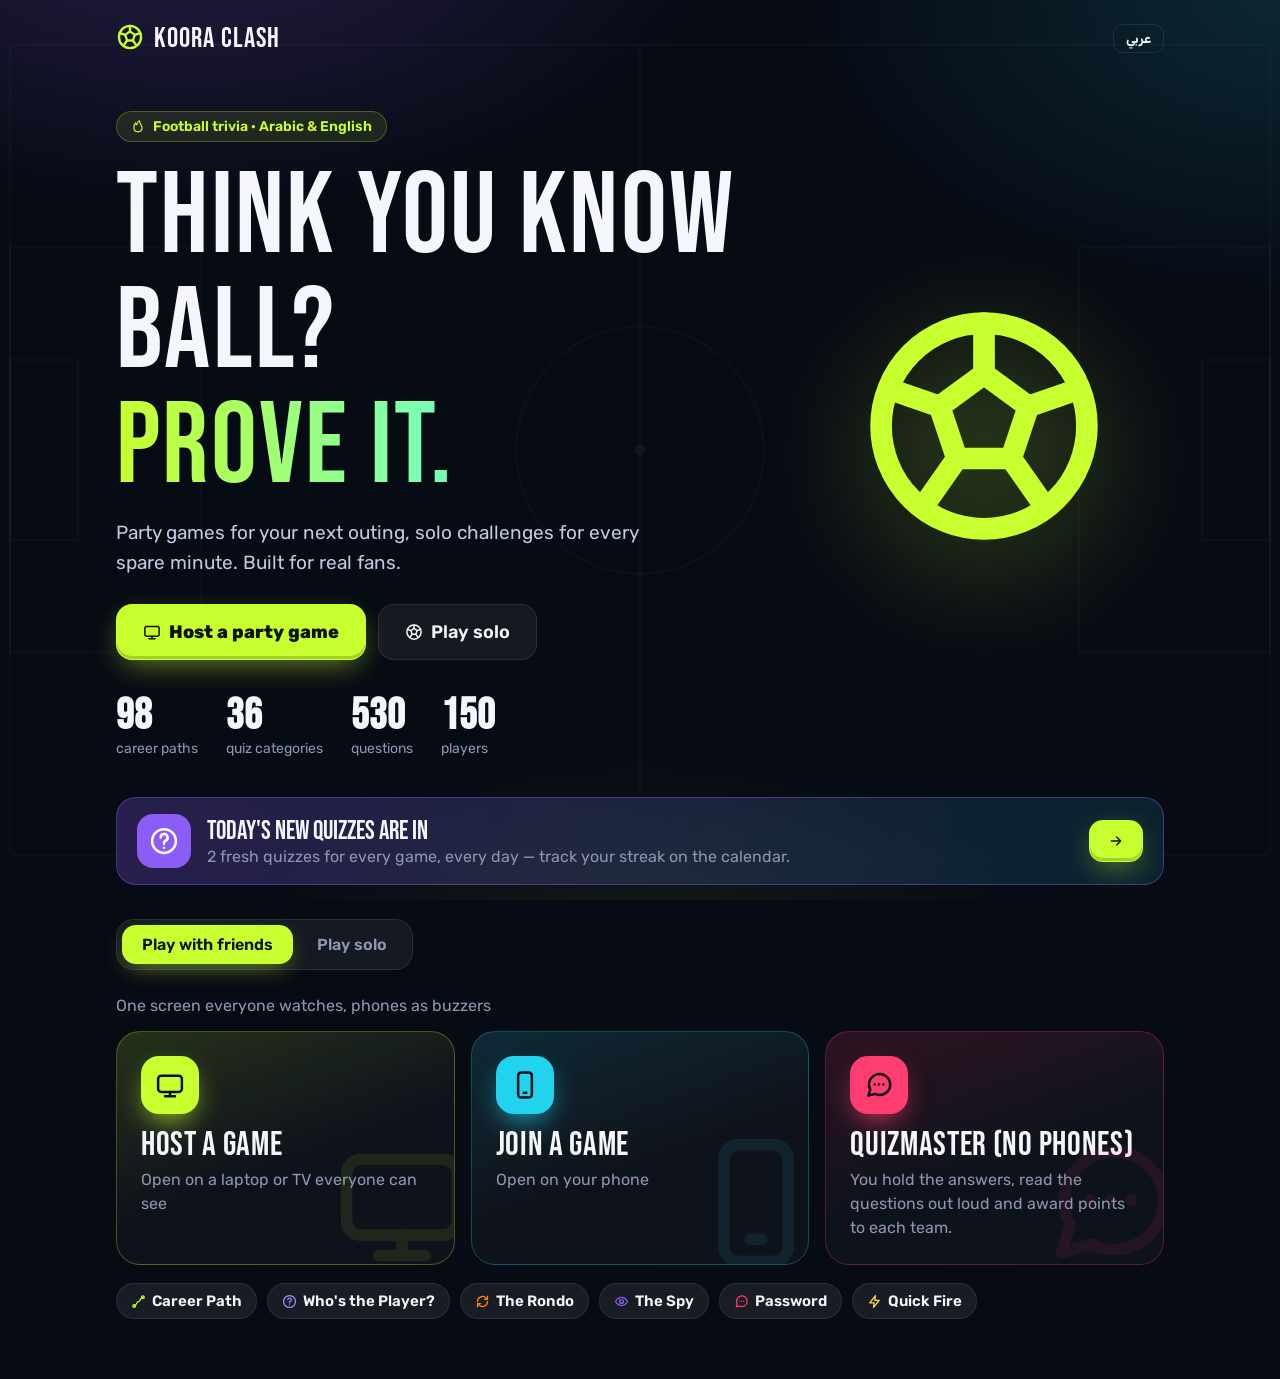
<file: index.html>
<!doctype html>
<html lang="en">
<head>
  <meta charset="utf-8">
  <meta name="viewport" content="width=device-width, initial-scale=1">
  <meta name="theme-color" content="#070b14">
  <title>Koora Clash</title>
  <link rel="preconnect" href="https://fonts.googleapis.com">
  <link href="https://fonts.googleapis.com/css2?family=Bebas+Neue&family=Lalezar&family=Rubik:wght@400;500;600;700;800&display=swap" rel="stylesheet">
  <link rel="stylesheet" href="static/app.css">
</head>
<body>
  <div class="landing">
    <nav class="topnav">
      <a class="brand" href="index.html"><span class="ball" data-icon="ball"></span><b data-t="brand"></b></a>
      <span class="grow"></span>
      <button class="ghost small" onclick="toggleLang()" data-t="lang"></button>
    </nav>

    <section class="hero">
      <div>
        <span class="eyebrow"><span data-icon="fire"></span><span data-t="eyebrow"></span></span>
        <h1><span data-t="hero_a"></span><span class="hl" data-t="hero_b"></span></h1>
        <p class="lead" data-t="hero_sub"></p>
        <div class="cta">
          <a class="btn primary big" href="host.html"><span data-icon="tv"></span><span data-t="cta_host"></span></a>
          <a class="btn big" href="#solo" id="cta-solo"><span data-icon="ball"></span><span data-t="cta_solo"></span></a>
        </div>
        <div class="stats" id="stats"></div>
      </div>
      <div class="hero-ball" data-icon="ball"></div>
    </section>

    <a class="card daily" href="#solo" id="daily-link">
      <span class="q" data-icon="mystery"></span>
      <span><b data-t="daily_title"></b><span class="muted" data-t="daily_sub"></span></span>
      <span class="go btn primary" data-icon="arrow"></span>
    </a>

    <div class="tabs" role="tablist">
      <button role="tab" data-tab="party" data-t="tab_party"></button>
      <button role="tab" data-tab="solo" data-t="tab_solo"></button>
    </div>

    <section class="tabpane" id="tab-party">
      <p class="muted" data-t="party_hint"></p>
      <div class="choices">
        <a class="choice c-host" href="host.html">
          <div class="ico" data-icon="tv"></div><h2 data-t="host_game"></h2><div class="muted" data-t="host_hint"></div>
          <span class="bg" data-icon="tv"></span>
        </a>
        <a class="choice c-join" href="play.html">
          <div class="ico" data-icon="phone"></div><h2 data-t="join_game"></h2><div class="muted" data-t="join_hint"></div>
          <span class="bg" data-icon="phone"></span>
        </a>
        <a class="choice c-password" href="quizmaster.html">
          <div class="ico" data-icon="password"></div><h2 data-t="qm_card"></h2><div class="muted" data-t="qm_card_d"></div>
          <span class="bg" data-icon="password"></span>
        </a>
      </div>
      <div class="seglist" id="segs"></div>
    </section>

    <section class="tabpane" id="tab-solo" hidden>
      <p class="muted" data-t="solo_hint"></p>
      <div class="sologrid" id="sologames"></div>
    </section>
  </div>
  <script src="static/common.js"></script>
  <script>
    const SOLO_LIST = ["nameall", "career", "survival", "mystery"];
    let COUNTS = null;
    function showTab(name) {
      document.querySelectorAll("[data-tab]").forEach((b) => b.classList.toggle("on", b.dataset.tab === name));
      $("#tab-party").hidden = name !== "party";
      $("#tab-solo").hidden = name !== "solo";
      try { localStorage.setItem("kc_tab", name); } catch (e) {}
      history.replaceState(null, "", "#" + name);
    }
    document.querySelectorAll("[data-tab]").forEach((b) => { b.onclick = () => showTab(b.dataset.tab); });
    $("#daily-link").onclick = (e) => { e.preventDefault(); showTab("solo"); $(".tabs").scrollIntoView({ behavior: "smooth" }); };
    $("#cta-solo").onclick = (e) => { e.preventDefault(); showTab("solo"); $(".tabs").scrollIntoView({ behavior: "smooth" }); };

    // Live counts straight from the content files, so the numbers are always true.
    let QZ = null;
    Promise.all(["data/questions.json", "data/players.json", "data/quizzes.json"].map((f) => fetch(f).then((r) => r.json())))
      .then(([q, p, qz]) => {
        QZ = qz;
        COUNTS = { career: q.career.length, cats: q.rondo.length, q: q.quickfire.length + q.words.length, players: p.players.length };
        RERENDER();
      }).catch(() => {});

    // "3/8" quizzes finished on this device for a game.
    function quizDone(k) {
      if (!QZ || !QZ[k]) return null;
      let prog = {};
      try { prog = JSON.parse(localStorage.getItem("kc_progress") || "{}"); } catch (e) {}
      return `${QZ[k].filter((q) => prog[q.id]).length}/${QZ[k].length}`;
    }
    function countUp(el) {
      const end = +el.dataset.n, t0 = performance.now();
      (function f(t) { const k = Math.min(1, (t - t0) / 900); el.textContent = Math.round(end * (1 - Math.pow(1 - k, 3))); if (k < 1) requestAnimationFrame(f); })(t0);
    }
    RERENDER = () => {
      $("#segs").innerHTML = ["career", "who", "rondo", "spy", "password", "quickfire"]
        .map((k) => `<span class="chip c-${k}">${SEG_ICON[k]} ${esc(segTitle(k))}</span>`).join("");
      $("#sologames").innerHTML = SOLO_LIST.map((k) => soloTile(k, quizDone(k), `href="solo.html?g=${k}"`)).join("");
      if (COUNTS) {
        $("#stats").innerHTML = [["career", "stat_career"], ["cats", "stat_cats"], ["q", "stat_q"], ["players", "stat_players"]]
          .map(([k, label]) => `<div class="stat"><b data-n="${COUNTS[k]}">0</b><span>${t(label)}</span></div>`).join("");
        document.querySelectorAll(".stat b").forEach(countUp);
      }
    };
    applyLang(); RERENDER();
    let start = location.hash.slice(1);
    if (!start) { try { start = localStorage.getItem("kc_tab"); } catch (e) {} }
    showTab(start === "solo" ? "solo" : "party");
  </script>
</body>
</html>
</file>
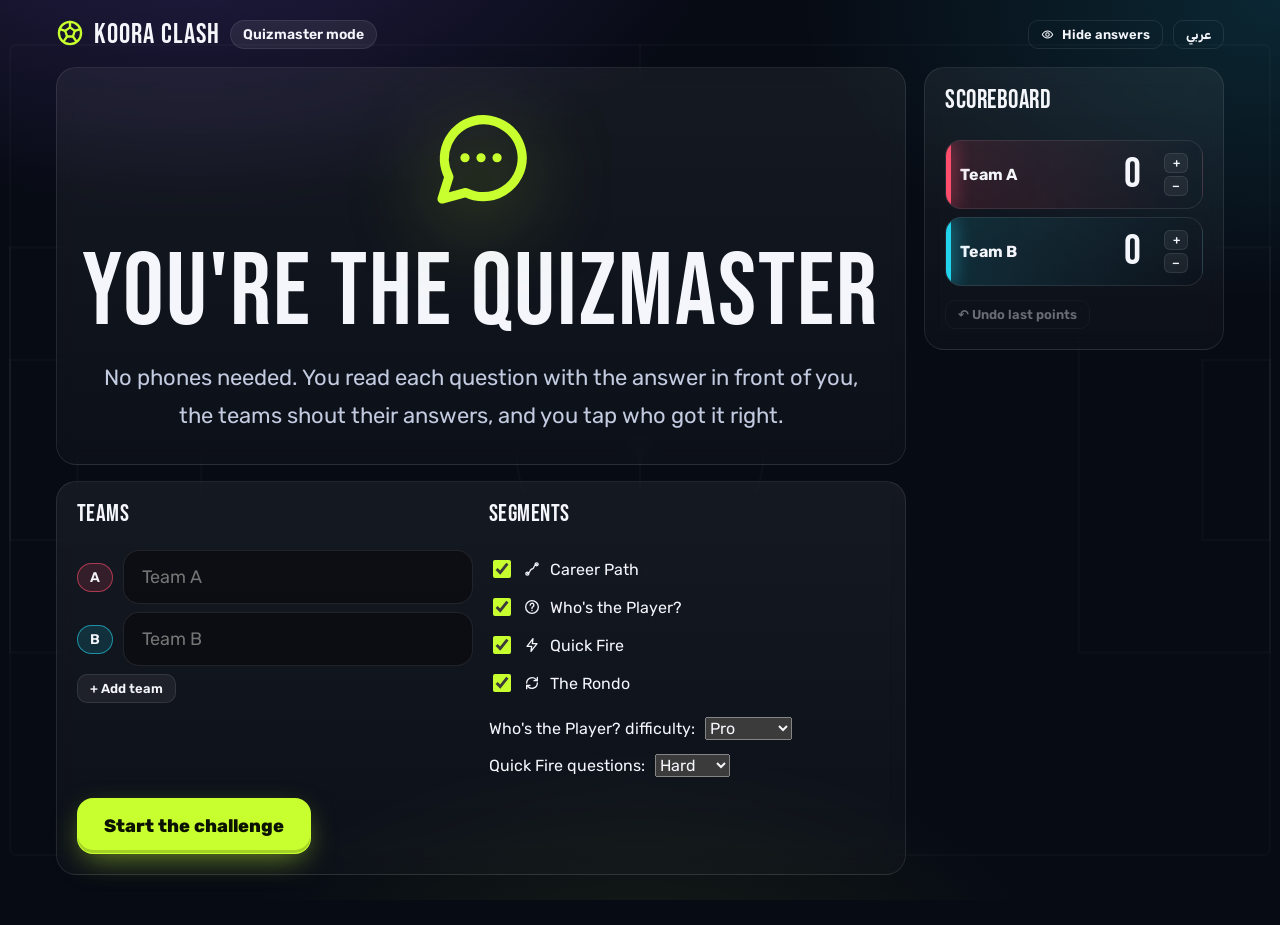
<file: quizmaster.html>
<!doctype html>
<html lang="en">
<head>
  <meta charset="utf-8">
  <meta name="viewport" content="width=device-width, initial-scale=1">
  <meta name="theme-color" content="#070b14">
  <title>Koora Clash · Quizmaster</title>
  <link rel="preconnect" href="https://fonts.googleapis.com">
  <link href="https://fonts.googleapis.com/css2?family=Bebas+Neue&family=Lalezar&family=Rubik:wght@400;500;600;700;800&display=swap" rel="stylesheet">
  <link rel="stylesheet" href="static/app.css">
</head>
<body>
  <div class="qm">
    <header class="row">
      <a class="brand" href="index.html"><span class="ball" data-icon="ball"></span><b data-t="brand"></b></a>
      <span class="chip" data-t="qm_badge"></span>
      <span class="grow"></span>
      <button class="ghost small" id="eye"></button>
      <button class="ghost small" onclick="toggleLang()" data-t="lang"></button>
    </header>
    <div class="qm-grid">
      <main id="stage" class="stage"></main>
      <aside class="card board">
        <h3 style="margin-top:0" data-t="scoreboard"></h3>
        <div id="board"></div>
        <button class="small ghost" id="undo" style="margin-top:6px"></button>
      </aside>
    </div>
  </div>
  <script src="static/common.js"></script>
  <script src="static/game.js"></script>
  <script src="static/quizmaster.js"></script>
</body>
</html>
</file>
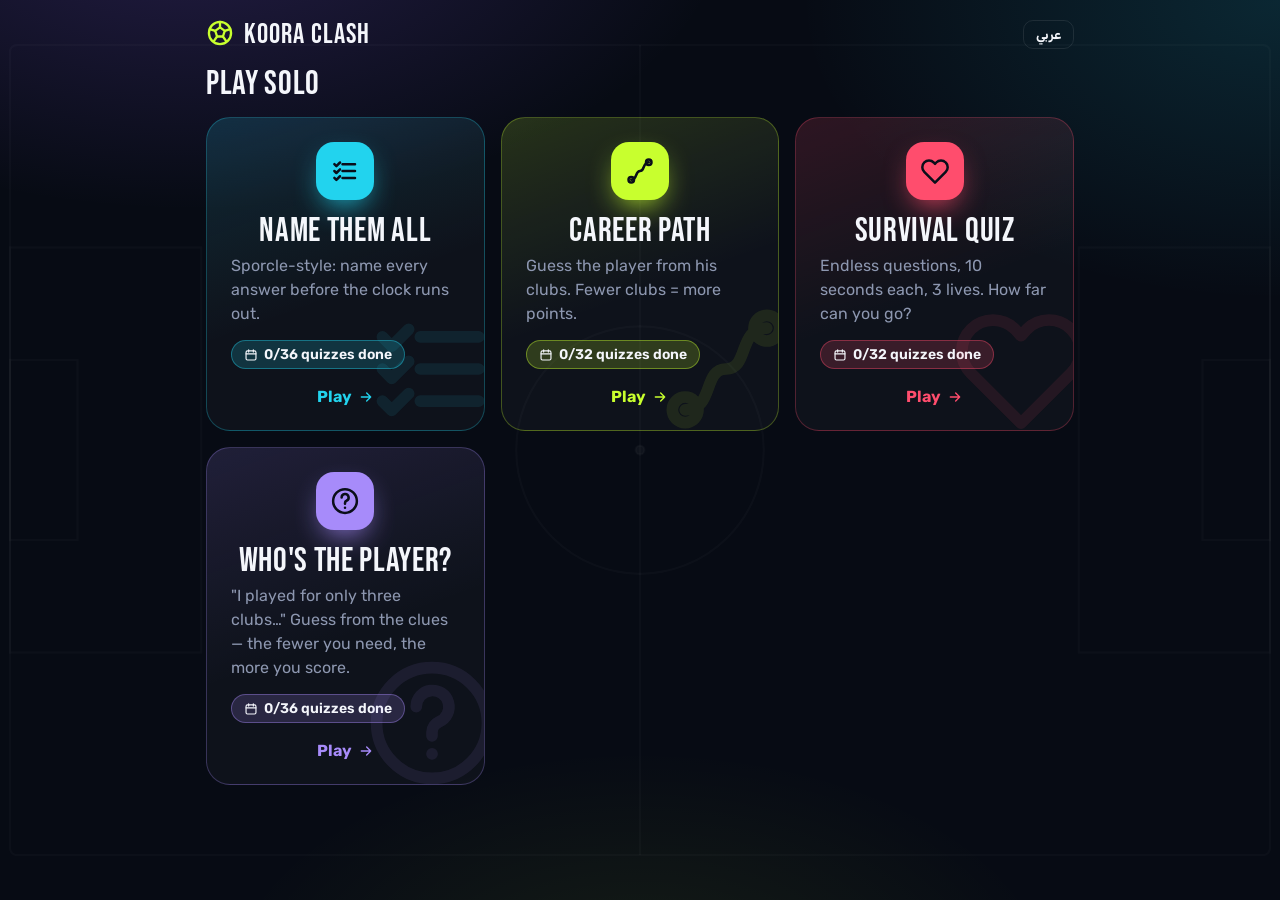
<file: solo.html>
<!doctype html>
<html lang="en">
<head>
  <meta charset="utf-8">
  <meta name="viewport" content="width=device-width, initial-scale=1">
  <meta name="theme-color" content="#0b1f17">
  <title>Koora Clash · Solo</title>
  <link rel="preconnect" href="https://fonts.googleapis.com">
  <link href="https://fonts.googleapis.com/css2?family=Bebas+Neue&family=Lalezar&family=Rubik:wght@400;500;600;700;800&display=swap" rel="stylesheet">
  <link rel="stylesheet" href="static/app.css">
</head>
<body>
  <div class="solo">
    <header class="row">
      <a class="brand" href="index.html"><span class="ball" data-icon="ball"></span><b data-t="brand"></b></a>
      <span class="grow"></span>
      <button class="ghost small" onclick="toggleLang()" data-t="lang"></button>
    </header>
    <div id="app" class="content"></div>
  </div>
  <script src="static/common.js"></script>
  <script src="static/game.js"></script>
  <script src="static/solo.js"></script>
</body>
</html>
</file>
<file: static/app.css>
/* Koora Clash — night-match look: floodlit navy, pitch lines, electric lime. */
:root {
  --bg: #070b14;
  --bg2: #0e1424;
  --panel: rgba(255, 255, 255, .045);
  --panel-solid: #111a2e;
  --line: rgba(255, 255, 255, .09);
  --text: #f4f6fb;
  --muted: #8d97b0;
  --gold: #c8ff2e;          /* main accent (kept as --gold: used inline across the app) */
  --gold-ink: #0b1200;
  --hot: #ff3d71;
  --sky: #22d3ee;
  --violet: #8b5cf6;
  --a: #ff4d6d;
  --a-soft: rgba(255, 77, 109, .14);
  --b: #22d3ee;
  --b-soft: rgba(34, 211, 238, .14);
  --ok: #2ee59d;
  --bad: #ff4d6d;
  --radius: 20px;
  --display: "Bebas Neue", "Lalezar", "Rubik", system-ui, sans-serif;
  --body: "Rubik", system-ui, "Segoe UI", Tahoma, sans-serif;
  color-scheme: dark;
}
* { box-sizing: border-box; }
html, body { margin: 0; }
body {
  color: var(--text);
  font-family: var(--body);
  min-height: 100vh;
  -webkit-tap-highlight-color: transparent;
  background:
    radial-gradient(900px 500px at 15% -10%, rgba(139, 92, 246, .22), transparent 60%),
    radial-gradient(800px 500px at 100% 0%, rgba(34, 211, 238, .14), transparent 60%),
    radial-gradient(700px 400px at 50% 110%, rgba(200, 255, 46, .08), transparent 60%),
    var(--bg);
  background-attachment: fixed;
}
/* faint pitch markings behind everything */
body::before {
  content: ""; position: fixed; inset: 0; pointer-events: none; z-index: -1; opacity: .5;
  background: url("data:image/svg+xml,%3Csvg xmlns='http://www.w3.org/2000/svg' viewBox='0 0 1200 800' fill='none' stroke='%23ffffff' stroke-opacity='.05' stroke-width='2'%3E%3Crect x='40' y='40' width='1120' height='720' rx='6'/%3E%3Cpath d='M600 40v720'/%3E%3Ccircle cx='600' cy='400' r='110'/%3E%3Ccircle cx='600' cy='400' r='4' fill='%23ffffff' fill-opacity='.08'/%3E%3Crect x='40' y='220' width='170' height='360'/%3E%3Crect x='990' y='220' width='170' height='360'/%3E%3Crect x='40' y='320' width='60' height='160'/%3E%3Crect x='1100' y='320' width='60' height='160'/%3E%3C/svg%3E") center / cover no-repeat;
}
::selection { background: var(--gold); color: var(--gold-ink); }
h1, h2, h3, .display { font-family: var(--display); font-weight: 400; letter-spacing: .02em; line-height: 1; }
[dir=rtl] h1, [dir=rtl] h2, [dir=rtl] h3, [dir=rtl] .display { letter-spacing: 0; line-height: 1.25; }
h2 { font-size: 34px; } h3 { font-size: 24px; }
svg.i { width: 1em; height: 1em; flex: none; vertical-align: -0.125em; }

button, input, select { font: inherit; color: inherit; }
button, .btn {
  border: 1px solid var(--line); border-radius: 14px; padding: 12px 18px; cursor: pointer;
  background: rgba(255, 255, 255, .06); font-weight: 600; text-decoration: none; color: inherit;
  display: inline-flex; align-items: center; justify-content: center; gap: 8px;
  transition: transform .15s cubic-bezier(.3, 1.6, .5, 1), background .2s, box-shadow .2s, border-color .2s;
}
button:hover:not(:disabled), .btn:hover { background: rgba(255, 255, 255, .1); transform: translateY(-1px); }
button:active:not(:disabled), .btn:active { transform: scale(.96); }
button.primary, .btn.primary {
  background: var(--gold); color: var(--gold-ink); border-color: transparent; font-weight: 800;
  box-shadow: 0 10px 30px -8px rgba(200, 255, 46, .55), inset 0 -3px 0 rgba(0, 0, 0, .18);
}
button.primary:hover:not(:disabled), .btn.primary:hover { background: #d7ff5c; box-shadow: 0 14px 36px -8px rgba(200, 255, 46, .7), inset 0 -3px 0 rgba(0, 0, 0, .18); }
button.ghost, .btn.ghost { background: transparent; }
button.small { padding: 6px 12px; font-size: 13px; border-radius: 10px; }
.btn.big, button.big { padding: 16px 26px; font-size: 18px; border-radius: 16px; }
button:disabled { opacity: .4; cursor: default; }
input[type=text] {
  width: 100%; padding: 15px 18px; border-radius: 16px; border: 1px solid var(--line);
  background: rgba(0, 0, 0, .35); outline: none; font-size: 18px;
  transition: border-color .2s, box-shadow .2s;
}
input[type=text]:focus { border-color: var(--gold); box-shadow: 0 0 0 4px rgba(200, 255, 46, .15); }
input[type=radio], input[type=checkbox] { accent-color: var(--gold); width: 18px; height: 18px; }
[hidden] { display: none !important; }
.muted { color: var(--muted); }
.center { text-align: center; }
.row { display: flex; gap: 10px; align-items: center; flex-wrap: wrap; }
.grow { flex: 1; }
.card {
  background: linear-gradient(180deg, rgba(255, 255, 255, .06), rgba(255, 255, 255, .025));
  border: 1px solid var(--line); border-radius: var(--radius); padding: 20px;
  backdrop-filter: blur(10px); -webkit-backdrop-filter: blur(10px);
}
.chip {
  display: inline-flex; align-items: center; gap: 6px; padding: 5px 12px; border-radius: 999px;
  background: rgba(255, 255, 255, .07); border: 1px solid var(--line); font-weight: 600; font-size: 14px;
}
.ta { --tc: var(--a); --ts: var(--a-soft); }
.tb { --tc: var(--b); --ts: var(--b-soft); }
.ts { --tc: var(--gold); --ts: rgba(200, 255, 46, .12); }
.tag { background: var(--ts); border: 1px solid color-mix(in srgb, var(--tc) 60%, transparent); color: var(--text); }
.brand { display: inline-flex; align-items: center; gap: 10px; font-family: var(--display); font-size: 28px; letter-spacing: .04em; text-decoration: none; color: var(--text); }
.brand b { font-weight: 400; color: var(--text); }
.brand .ball { color: var(--gold); animation: spin 8s linear infinite; }
#conn { position: fixed; top: 10px; left: 50%; transform: translateX(-50%); background: var(--bad); color: #fff; padding: 6px 16px; border-radius: 999px; z-index: 60; font-weight: 700; box-shadow: 0 8px 24px rgba(255, 77, 109, .4); }

/* timers */
.bar { height: 8px; border-radius: 99px; background: rgba(255, 255, 255, .08); overflow: hidden; }
.bar i { display: block; height: 100%; width: 100%; border-radius: 99px; background: linear-gradient(90deg, var(--gold), #7dffb0); box-shadow: 0 0 16px rgba(200, 255, 46, .6); transition: width .1s linear; }
.bar.urgent i { background: linear-gradient(90deg, var(--hot), #ff8a5b); box-shadow: 0 0 16px rgba(255, 61, 113, .7); }
.clock { font-family: var(--display); font-variant-numeric: tabular-nums; font-size: 1.2em; }
.clock.urgent { color: var(--bad); animation: tick 1s steps(1) infinite; }
@keyframes tick { 50% { transform: scale(1.15); } }

/* motion */
@keyframes pop { from { transform: scale(.7) translateY(6px); opacity: 0; } to { transform: none; opacity: 1; } }
@keyframes rise { from { transform: translateY(14px); opacity: 0; } to { transform: none; opacity: 1; } }
@keyframes spin { to { transform: rotate(360deg); } }
@keyframes float { 50% { transform: translateY(-14px) rotate(8deg); } }
@keyframes shake { 20%, 60% { transform: translateX(-7px); } 40%, 80% { transform: translateX(7px); } }
@keyframes pulse { 50% { transform: scale(1.03); } }
@keyframes bump { 30% { transform: scale(1.35); color: #fff; } }
@keyframes glow { 50% { box-shadow: 0 0 0 6px rgba(200, 255, 46, .18), 0 0 40px rgba(200, 255, 46, .35); } }
.shake { animation: shake .4s ease; }
.bump { display: inline-block; animation: bump .5s ease; }
/* entrance: solo screens always; host/phone only when the screen changes (JS adds .enter) */
.solo .content > *, .enter > *, .tabpane > * { animation: rise .35s ease both; }
.solo .content > *:nth-child(2), .enter > *:nth-child(2) { animation-delay: .04s; }
.solo .content > *:nth-child(3), .enter > *:nth-child(3) { animation-delay: .08s; }
.solo .content > *:nth-child(4), .enter > *:nth-child(4) { animation-delay: .12s; }

/* toast + confetti */
#toasts { position: fixed; top: 18px; left: 0; right: 0; display: flex; flex-direction: column; align-items: center; gap: 8px; z-index: 80; pointer-events: none; }
.toast {
  font-family: var(--display); font-size: 30px; padding: 8px 22px 6px; border-radius: 999px;
  background: var(--gold); color: var(--gold-ink); box-shadow: 0 16px 40px -10px rgba(200, 255, 46, .6);
  animation: toastIn .45s cubic-bezier(.3, 1.6, .5, 1) both, toastOut .3s ease 1.5s forwards;
}
[dir=rtl] .toast { font-size: 26px; padding: 6px 22px; }
.toast.bad { background: var(--hot); color: #fff; box-shadow: 0 16px 40px -10px rgba(255, 61, 113, .6); }
.toast.fire { background: linear-gradient(90deg, #ff8a00, #ff3d71); color: #fff; }
@keyframes toastIn { from { transform: translateY(-30px) scale(.6); opacity: 0; } }
@keyframes toastOut { to { transform: translateY(-20px); opacity: 0; } }
#confetti { position: fixed; inset: 0; pointer-events: none; z-index: 90; }

/* ---------- landing ---------- */
.topnav { display: flex; align-items: center; gap: 12px; }
.landing { max-width: 1080px; margin: 0 auto; padding: 22px 16px 60px; }
.hero { position: relative; padding: 56px 0 30px; display: grid; grid-template-columns: 1.3fr .7fr; gap: 20px; align-items: center; }
.eyebrow { display: inline-flex; gap: 8px; align-items: center; padding: 6px 14px; border-radius: 999px; background: rgba(200, 255, 46, .1); color: var(--gold); font-weight: 600; font-size: 14px; border: 1px solid rgba(200, 255, 46, .25); }
.hero h1 { font-size: clamp(56px, 9vw, 116px); margin: 18px 0 12px; }
[dir=rtl] .hero h1 { font-size: clamp(46px, 7.5vw, 92px); }
.hero h1 .hl { display: block; background: linear-gradient(90deg, var(--gold), #7dffb0 45%, var(--sky)); -webkit-background-clip: text; background-clip: text; color: transparent; }
.hero p.lead { font-size: 19px; color: #c3cbe0; max-width: 560px; line-height: 1.6; margin: 0 0 26px; }
.hero .cta { display: flex; gap: 12px; flex-wrap: wrap; }
.hero-ball { justify-self: center; font-size: clamp(150px, 22vw, 260px); color: var(--gold); filter: drop-shadow(0 30px 60px rgba(200, 255, 46, .35)); animation: float 5s ease-in-out infinite; }
.hero-ball svg { animation: spin 14s linear infinite; }
.stats { display: flex; gap: 28px; flex-wrap: wrap; margin-top: 34px; }
.stat b { display: block; font-family: var(--display); font-size: 44px; line-height: 1; color: var(--text); }
.stat span { color: var(--muted); font-size: 14px; }
.daily { display: flex; align-items: center; gap: 16px; padding: 16px 20px; margin: 10px 0 34px; text-decoration: none; color: inherit;
  background: linear-gradient(90deg, rgba(139, 92, 246, .25), rgba(34, 211, 238, .12)); border-color: rgba(139, 92, 246, .4); transition: transform .2s; }
.daily:hover { transform: translateY(-2px); }
.daily .q { width: 54px; height: 54px; border-radius: 16px; display: grid; place-items: center; font-size: 30px; background: var(--violet); color: #fff; animation: glow 2.4s ease infinite; flex: none; }
.daily b { font-family: var(--display); font-size: 26px; font-weight: 400; display: block; }
.daily .go { margin-inline-start: auto; }
.section-title { display: flex; align-items: end; gap: 12px; margin: 0 0 16px; }
.section-title h2 { margin: 0; font-size: 44px; }
.choices { display: grid; grid-template-columns: repeat(auto-fit, minmax(280px, 1fr)); gap: 16px; }
.seglist { display: flex; flex-wrap: wrap; gap: 10px; margin-top: 18px; }
.seglist .chip { font-size: 15px; padding: 8px 14px; }
.seglist .chip svg { color: var(--c, var(--gold)); }

/* game tiles (landing + solo menu) */
.choice, .sologame {
  --c: var(--gold);
  position: relative; display: flex; flex-direction: column; gap: 6px; text-align: start; text-decoration: none; color: inherit;
  padding: 24px; border-radius: 24px; overflow: hidden; width: 100%; cursor: pointer;
  background: linear-gradient(160deg, color-mix(in srgb, var(--c) 16%, transparent), rgba(255, 255, 255, .03) 55%);
  border: 1px solid color-mix(in srgb, var(--c) 28%, transparent);
  transition: transform .25s cubic-bezier(.3, 1.4, .5, 1), box-shadow .25s, border-color .25s;
}
.choice:hover, .sologame:hover { transform: translateY(-6px) rotate(-.4deg); border-color: var(--c); box-shadow: 0 24px 50px -20px color-mix(in srgb, var(--c) 70%, transparent); background: linear-gradient(160deg, color-mix(in srgb, var(--c) 22%, transparent), rgba(255, 255, 255, .04) 55%); }
.choice .ico, .sologame .ico { width: 58px; height: 58px; border-radius: 18px; display: grid; place-items: center; font-size: 30px; background: var(--c); color: #0a0e1a; margin-bottom: 8px; box-shadow: 0 12px 30px -10px var(--c); }
.choice h2, .sologame h3 { margin: 0; font-size: 34px; }
[dir=rtl] .choice h2, [dir=rtl] .sologame h3 { font-size: 30px; }
.choice .muted, .sologame .muted { font-weight: 400; line-height: 1.5; }
.choice .go, .sologame .go { margin-top: 12px; font-weight: 700; color: var(--c); display: inline-flex; gap: 6px; align-items: center; }
[dir=rtl] .go svg { transform: scaleX(-1); }
.choice .bg, .sologame .bg { position: absolute; inset-inline-end: -18px; bottom: -26px; font-size: 140px; color: var(--c); opacity: .09; pointer-events: none; transition: transform .4s; }
.choice:hover .bg, .sologame:hover .bg { transform: rotate(-12deg) scale(1.08); }
.sologame .chip { align-self: flex-start; margin-top: 8px; background: color-mix(in srgb, var(--c) 18%, transparent); border-color: color-mix(in srgb, var(--c) 40%, transparent); }
.c-career { --c: #c8ff2e; } .c-rondo { --c: #ff8a00; } .c-spy { --c: #8b5cf6; } .c-password { --c: #ff3d71; }
.c-quickfire { --c: #fde047; } .c-nameall { --c: #22d3ee; } .c-survival { --c: #ff4d6d; } .c-mystery { --c: #a78bfa; }
.c-host { --c: #c8ff2e; } .c-join { --c: #22d3ee; }

/* segmented tabs */
.tabs { display: inline-flex; gap: 4px; padding: 5px; border-radius: 18px; background: rgba(255, 255, 255, .06); border: 1px solid var(--line); margin-bottom: 22px; }
.tabs button { border: 0; background: transparent; font-size: 16px; padding: 10px 20px; border-radius: 14px; font-weight: 600; color: var(--muted); }
.tabs button.on { background: var(--gold); color: var(--gold-ink); box-shadow: 0 8px 24px -8px rgba(200, 255, 46, .6); }
.tabpane { padding-top: 4px; }
.tabpane > p.muted { margin: 0 0 16px; font-size: 16px; }

/* ---------- host ---------- */
.host { display: grid; grid-template-columns: 1fr 330px; grid-template-rows: auto 1fr; min-height: 100vh; gap: 20px; padding: 20px; }
.host header { grid-column: 1 / -1; display: flex; align-items: center; gap: 14px; }
.host .code { font-family: var(--display); font-size: 26px; letter-spacing: 6px; color: var(--gold); padding: 6px 16px 4px; }
.host main { display: flex; flex-direction: column; gap: 16px; min-width: 0; }
.host aside { display: flex; flex-direction: column; gap: 12px; }
.stage { flex: 1; display: flex; flex-direction: column; gap: 16px; }
.controls { display: flex; gap: 10px; flex-wrap: wrap; }
.board h3 { font-size: 26px; }
.board .row-s { display: flex; align-items: center; gap: 10px; padding: 12px 14px; border-radius: 16px; background: linear-gradient(90deg, var(--ts), transparent); border: 1px solid var(--line); margin-bottom: 8px; position: relative; overflow: hidden; }
.board .row-s::before { content: ""; position: absolute; inset-inline-start: 0; top: 0; bottom: 0; width: 5px; background: var(--tc); box-shadow: 0 0 18px var(--tc); }
.board .row-s .n { font-weight: 700; }
.board .row-s .sc { font-family: var(--display); font-size: 42px; line-height: 1; color: var(--text); min-width: 44px; text-align: center; }
.board .row-s .mem { font-size: 12px; color: var(--muted); }
.board .adj { display: flex; flex-direction: column; gap: 3px; }
.board .adj button { padding: 0 7px; font-size: 12px; border-radius: 6px; line-height: 18px; }
.joinbox { display: grid; grid-template-columns: auto 1fr; gap: 28px; align-items: center; background: linear-gradient(120deg, rgba(200, 255, 46, .12), rgba(34, 211, 238, .06) 60%, transparent); }
.joinbox .big { font-family: var(--display); font-size: clamp(64px, 9vw, 120px); letter-spacing: 12px; color: var(--gold); line-height: 1; text-shadow: 0 0 40px rgba(200, 255, 46, .4); }
.joinbox .url { font-size: 18px; direction: ltr; word-break: break-all; color: #c3cbe0; }
#qr { background: #fff; padding: 12px; border-radius: 20px; width: 204px; height: 204px; box-shadow: 0 20px 50px -15px rgba(200, 255, 46, .5); }
#qr img, #qr canvas { width: 180px !important; height: 180px !important; }
.teams { display: grid; grid-template-columns: 1fr 1fr; gap: 14px; }
.teamcol { border-top: 4px solid var(--tc); background: linear-gradient(180deg, var(--ts), rgba(255, 255, 255, .02) 70%); }
.teamcol h3 { margin: 0 0 12px; font-size: 30px; color: var(--tc); }
.pl { display: flex; align-items: center; gap: 10px; padding: 9px 12px; border-radius: 12px; background: rgba(0, 0, 0, .25); margin-bottom: 6px; }
.pl .dot { width: 9px; height: 9px; border-radius: 50%; background: var(--ok); box-shadow: 0 0 10px var(--ok); }
.pl .dot.off { background: #555; box-shadow: none; }
.pl .nm { flex: 1; font-weight: 600; }
.settings label { display: flex; gap: 10px; align-items: center; padding: 7px 0; cursor: pointer; }
.settings .grid2 { display: grid; grid-template-columns: 1fr 1fr; gap: 16px; }
.settings h3 { font-size: 24px; }
.seg-head { display: flex; align-items: center; gap: 14px; }
.seg-head > span:first-child { width: 52px; height: 52px; border-radius: 16px; display: grid; place-items: center; background: var(--c, var(--gold)); color: #0a0e1a; font-size: 28px !important; }
.seg-head h2 { margin: 0; font-size: 44px; }
.seg-head .chip { margin-inline-start: auto; }
.intro { text-align: center; padding: 56px 20px; }
.intro .ico { font-size: 110px; color: var(--c, var(--gold)); filter: drop-shadow(0 20px 40px color-mix(in srgb, var(--c, var(--gold)) 50%, transparent)); animation: float 4s ease-in-out infinite; }
.intro h1 { font-size: clamp(56px, 8vw, 110px); margin: 14px 0; }
.intro p { font-size: 22px; max-width: 760px; margin: 0 auto; line-height: 1.7; color: #c3cbe0; }

/* career path */
.path { display: flex; flex-wrap: wrap; gap: 10px; align-items: center; }
.club { padding: 12px 16px; border-radius: 16px; background: rgba(0, 0, 0, .3); border: 1px solid var(--line); font-size: 21px; font-weight: 700; animation: pop .45s cubic-bezier(.3, 1.6, .5, 1); }
.club.hidden { color: var(--muted); border-style: dashed; animation: none; font-family: var(--display); font-size: 26px; min-width: 56px; text-align: center; }
.club:not(.hidden) { display: inline-flex; align-items: center; gap: 12px; }
.club.seen { animation: none; }
.club:not(.seen):not(.hidden) { border-color: var(--gold); box-shadow: 0 0 0 3px rgba(200, 255, 46, .15), 0 12px 30px -10px rgba(200, 255, 46, .45); }
.crest { position: relative; flex: none; width: 44px; height: 44px; border-radius: 12px; background: rgba(255, 255, 255, .1); color: var(--text);
  display: grid; place-items: center; font-size: 13px; font-weight: 800; overflow: hidden; }
.crest img { position: absolute; inset: 3px; width: calc(100% - 6px); height: calc(100% - 6px); object-fit: contain; background: transparent; }
.crest:has(img) { background: rgba(255, 255, 255, .92); color: transparent; }
.cinfo { display: flex; flex-direction: column; line-height: 1.15; gap: 3px; }
.cinfo small { font-size: .66em; color: var(--gold); font-weight: 600; direction: ltr; unicode-bidi: isolate; letter-spacing: .03em; }
[dir=rtl] .cinfo small { text-align: right; }
.phone .crest { width: 32px; height: 32px; border-radius: 9px; font-size: 11px; }
.path .arrow { color: var(--muted); font-size: 18px; }
[dir=rtl] .path .arrow { transform: scaleX(-1); }
.reveal { font-family: var(--display); font-size: clamp(48px, 7vw, 88px); color: var(--gold); text-align: center; animation: pop .5s cubic-bezier(.3, 1.6, .5, 1); text-shadow: 0 0 40px rgba(200, 255, 46, .35); }
.feed { display: flex; flex-wrap: wrap; gap: 8px; }
.feed .chip { text-decoration: line-through; color: var(--muted); }

/* rondo */
.prompt { font-family: var(--display); font-size: clamp(36px, 5vw, 60px); text-align: center; line-height: 1.05; }
.order { display: flex; gap: 10px; flex-wrap: wrap; justify-content: center; }
.order .chip { font-size: 18px; padding: 9px 18px; }
.order .chip.turn { background: var(--tc); color: #0a0e1a; font-weight: 800; animation: glow 1.6s ease infinite; }
.order .chip.dead { opacity: .3; text-decoration: line-through; }
.answers { display: flex; flex-wrap: wrap; gap: 8px; }
.answers .chip { font-size: 17px; animation: pop .3s ease; }
.event { text-align: center; font-family: var(--display); font-size: 32px; min-height: 36px; }
.event.ok { color: var(--ok); } .event.bad, .event.dup, .event.timeout { color: var(--bad); }

/* quick fire */
.qtext { font-family: var(--display); font-size: clamp(34px, 4.6vw, 56px); text-align: center; line-height: 1.1; }
[dir=rtl] .qtext { font-size: clamp(30px, 4vw, 48px); }
.qimg { display: block; margin: 0 auto; max-height: 180px; border-radius: 14px; box-shadow: 0 16px 40px -12px rgba(0, 0, 0, .8); }
.opts { display: grid; grid-template-columns: 1fr 1fr; gap: 12px; }
.opt { padding: 18px; border-radius: 18px; font-size: 21px; font-weight: 600; background: rgba(255, 255, 255, .05); border: 2px solid var(--line); display: flex; gap: 14px; align-items: center; text-align: start; width: 100%; justify-content: flex-start; }
.opt .k { width: 38px; height: 38px; border-radius: 12px; display: grid; place-items: center; font-family: var(--display); font-size: 22px; flex: none; color: #0a0e1a; }
.opts > :nth-child(1) .k { background: var(--gold); } .opts > :nth-child(2) .k { background: var(--sky); }
.opts > :nth-child(3) .k { background: #ff8a00; } .opts > :nth-child(4) .k { background: var(--violet); }
button.opt:hover:not(:disabled) { border-color: rgba(255, 255, 255, .3); }
button.opt:disabled { opacity: 1; }
.opt.right { border-color: var(--ok); background: rgba(46, 229, 157, .16); box-shadow: 0 0 30px -6px rgba(46, 229, 157, .6); animation: pulse .5s ease; }
.opt.wrongpick { border-color: var(--bad); background: rgba(255, 77, 109, .16); animation: shake .4s ease; }
.opt.dim { opacity: .35; }
.opt.mine { border-color: var(--gold); background: rgba(200, 255, 46, .1); }
.opt .cnt { margin-inline-start: auto; color: var(--muted); font-family: var(--display); font-size: 26px; }

.bigmsg { font-family: var(--display); font-size: clamp(44px, 6vw, 80px); text-align: center; }
.list { display: flex; flex-direction: column; gap: 6px; }
.podium { display: flex; flex-direction: column; gap: 10px; max-width: 660px; margin: 0 auto; width: 100%; }
.podium .row-s { display: flex; align-items: center; gap: 14px; padding: 16px 22px; border-radius: 18px; background: linear-gradient(90deg, var(--ts), rgba(255, 255, 255, .03)); border: 1px solid var(--line); font-size: 24px; font-weight: 700; animation: rise .4s ease both; }
.podium .row-s:nth-child(2) { animation-delay: .08s; } .podium .row-s:nth-child(3) { animation-delay: .16s; }
.podium .row-s .sc { margin-inline-start: auto; font-family: var(--display); font-size: 44px; color: var(--text); }
.podium .row-s.first { border-color: var(--gold); box-shadow: 0 20px 50px -20px rgba(200, 255, 46, .6); }
.podium .row-s.first .sc { color: var(--gold); }

/* ---------- phone ---------- */
.phone { max-width: 520px; margin: 0 auto; padding: 14px 16px 130px; display: flex; flex-direction: column; gap: 14px; min-height: 100vh; }
.phone header { display: flex; align-items: center; gap: 10px; }
.phone header .brand { font-size: 24px; }
.phone .content { display: flex; flex-direction: column; gap: 14px; }
.phone .club { font-size: 16px; padding: 9px 12px; }
.phone .opt { font-size: 18px; padding: 16px; }
.phone .opts { grid-template-columns: 1fr; }
.answerbar { position: fixed; bottom: 0; left: 0; right: 0; padding: 12px 16px calc(14px + env(safe-area-inset-bottom)); background: rgba(7, 11, 20, .85); backdrop-filter: blur(14px); -webkit-backdrop-filter: blur(14px); border-top: 1px solid var(--line); }
.answerbar .inner { max-width: 520px; margin: 0 auto; display: flex; flex-direction: column; gap: 8px; }
.answerbar .row { flex-wrap: nowrap; }
.role { border-radius: 24px; padding: 30px 20px; text-align: center; cursor: pointer; user-select: none; border: 1px solid rgba(139, 92, 246, .4); background: linear-gradient(160deg, rgba(139, 92, 246, .25), rgba(255, 255, 255, .03)); }
.role .w { font-family: var(--display); font-size: 44px; color: var(--gold); margin: 10px 0; }
.role.spy .w { color: var(--hot); }
.huge { font-family: var(--display); font-size: 52px; text-align: center; line-height: 1.05; }
[dir=rtl] .huge { font-size: 44px; }
.wordcard { padding: 38px 16px; border-radius: 24px; background: linear-gradient(160deg, rgba(200, 255, 46, .18), rgba(255, 255, 255, .03)); border: 1px solid var(--gold); text-align: center; font-family: var(--display); font-size: 48px; box-shadow: 0 20px 50px -20px rgba(200, 255, 46, .5); }
.btngrid { display: grid; grid-template-columns: 1fr 1fr; gap: 10px; }
.btngrid button { padding: 16px; font-size: 16px; }
.yourturn { background: var(--gold); color: var(--gold-ink); border-radius: 20px; padding: 16px; text-align: center; font-family: var(--display); font-size: 40px; animation: pulse 1s ease infinite; box-shadow: 0 16px 40px -12px rgba(200, 255, 46, .7); }
.joinform { display: flex; flex-direction: column; gap: 12px; margin-top: 30px; }
.joinform h2 { font-size: 48px; }
.joinform .code-in { text-transform: uppercase; letter-spacing: 10px; text-align: center; font-family: var(--display); font-size: 40px; padding: 12px; }
.err { color: var(--bad); font-weight: 600; min-height: 22px; text-align: center; }

/* ---------- solo ---------- */
.solo { max-width: 900px; margin: 0 auto; padding: 18px 16px 60px; display: flex; flex-direction: column; gap: 16px; }
.solo .content { display: flex; flex-direction: column; gap: 16px; }
.solo .content > .row:first-child h2 { font-size: 40px; display: inline-flex; gap: 10px; align-items: center; }
.sologrid { display: grid; grid-template-columns: repeat(auto-fit, minmax(240px, 1fr)); gap: 16px; }
.fb { min-height: 22px; font-weight: 600; text-align: center; }
.fb.bad { color: var(--bad); } .fb.ok { color: var(--ok); }
.slots { display: grid; grid-template-columns: repeat(auto-fill, minmax(160px, 1fr)); gap: 8px; }
.slot { padding: 12px 14px; border-radius: 14px; background: rgba(0, 0, 0, .25); border: 1px dashed var(--line); color: var(--muted); font-weight: 600; min-height: 48px; display: flex; align-items: center; }
.slot.got { border: 1px solid var(--ok); background: rgba(46, 229, 157, .14); color: var(--text); animation: pop .35s cubic-bezier(.3, 1.6, .5, 1); }
.slot.missed { border: 1px solid rgba(255, 77, 109, .5); background: rgba(255, 77, 109, .1); color: #ffc2cf; }
.clues { display: flex; flex-direction: column; gap: 8px; }
.clue { display: flex; gap: 14px; align-items: center; padding: 14px 16px; border-radius: 16px; background: rgba(255, 255, 255, .05); border: 1px solid var(--line); font-size: 18px; line-height: 1.45; }
.clue .n { flex: none; width: 34px; height: 34px; border-radius: 10px; display: grid; place-items: center; font-family: var(--display); font-size: 22px; background: color-mix(in srgb, var(--c-mystery, #a78bfa) 30%, transparent); color: #fff; }
.clue.new { border-color: #a78bfa; background: linear-gradient(90deg, rgba(167, 139, 250, .22), rgba(255, 255, 255, .03)); box-shadow: 0 14px 34px -14px rgba(167, 139, 250, .7); animation: pop .45s cubic-bezier(.3, 1.6, .5, 1); }
.clue.new .n { background: #a78bfa; color: #0a0e1a; }
.clue.locked { color: var(--muted); border-style: dashed; background: transparent; font-size: 15px; }
.clue.locked .n { background: rgba(255, 255, 255, .06); color: var(--muted); }
.stage .clue { font-size: 24px; padding: 16px 20px; }
.stage .clue .n { width: 42px; height: 42px; font-size: 26px; }
.phone .clue { font-size: 15px; padding: 10px 12px; }
.c-who { --c: #a78bfa; }
.levels { display: inline-flex; gap: 4px; padding: 4px; border-radius: 14px; background: rgba(255, 255, 255, .05); border: 1px solid var(--line); }
.levels .lvl { border: 0; background: transparent; color: var(--muted); }
.lvl-easy { --lc: #2ee59d; } .lvl-amateur { --lc: #22d3ee; } .lvl-pro { --lc: #ff8a00; } .lvl-legend { --lc: #ff3d71; }
.levels .lvl.on { background: var(--lc); color: #0a0e1a; font-weight: 800; box-shadow: 0 8px 20px -8px var(--lc); }
/* quizmaster (no phones) */
.qm { max-width: 1200px; margin: 0 auto; padding: 18px 16px 50px; display: flex; flex-direction: column; gap: 16px; }
.qm-grid { display: grid; grid-template-columns: 1fr 300px; gap: 18px; align-items: start; }
.qm aside { position: sticky; top: 12px; }
.tc { --tc: #ff8a00; --ts: rgba(255, 138, 0, .14); } .td { --tc: #a78bfa; --ts: rgba(167, 139, 250, .14); }
.qm-award { display: flex; flex-wrap: wrap; gap: 10px; }
.qm-award .award { font-size: 18px; padding: 14px 18px; border-width: 2px; }
.qm-award .award b { color: var(--gold); }
.qm-award .award.on { background: var(--tc); color: #0a0e1a; }
.ans-card { border-color: rgba(200, 255, 46, .35); background: linear-gradient(90deg, rgba(200, 255, 46, .1), rgba(255, 255, 255, .02)); padding: 14px 18px; }
.ans-card .ans { font-size: 22px; margin-top: 4px; transition: filter .2s; }
.ans-card .ans b { color: var(--gold); }
.hide-ans .ans { filter: blur(12px); user-select: none; }
.hide-ans .ans:hover { filter: none; }
.ans-chip { cursor: pointer; font-size: 15px; }
.ans-chip:hover:not(:disabled) { border-color: var(--ok); }
.ans-chip.used { background: rgba(46, 229, 157, .2); border-color: var(--ok); text-decoration: line-through; opacity: .8; }
@media (max-width: 900px) { .qm-grid { grid-template-columns: 1fr; } .qm aside { position: static; } }

/* quiz calendar */
.statrow { display: grid; grid-template-columns: repeat(3, 1fr); gap: 10px; }
.statrow .stat { padding: 14px 16px; }
.statrow .stat b { display: block; font-family: var(--display); font-size: 40px; line-height: 1; }
.statrow .stat b small { font-size: .5em; color: var(--muted); }
.statrow .stat span { color: var(--muted); font-size: 13px; }
.cal-wrap { display: grid; grid-template-columns: minmax(0, 360px) 1fr; gap: 16px; align-items: start; }
.cal-grid { display: grid; grid-template-columns: repeat(7, 1fr); gap: 4px; margin-top: 10px; }
.cal-h { text-align: center; font-size: 12px; color: var(--muted); padding: 4px 0; }
.cal-d { aspect-ratio: 1; padding: 4px; border-radius: 10px; border: 1px solid transparent; background: transparent;
  display: flex; flex-direction: column; align-items: center; justify-content: center; gap: 3px; font-weight: 600; color: var(--muted); }
.cal-d:disabled { opacity: .35; }
.cal-d.has { color: var(--text); background: rgba(255, 255, 255, .06); }
.cal-d.full { background: rgba(46, 229, 157, .16); border-color: rgba(46, 229, 157, .5); }
.cal-d.today { border-color: var(--gold); }
.cal-d.sel { background: var(--gold); color: var(--gold-ink); }
.cal-d .dots { display: flex; gap: 3px; min-height: 6px; }
.cal-d .dots i { width: 6px; height: 6px; border-radius: 50%; background: rgba(255, 255, 255, .25); }
.cal-d .dots i.on { background: var(--ok); }
.cal-d.sel .dots i { background: rgba(0, 0, 0, .3); } .cal-d.sel .dots i.on { background: #0b5d36; }
.quiz-row { display: flex; align-items: center; gap: 12px; padding: 14px 16px; margin-bottom: 10px; border-color: color-mix(in srgb, var(--c) 30%, transparent); }
.quiz-row .score { font-family: var(--display); font-size: 28px; color: var(--ok); }
.lvlchip { background: color-mix(in srgb, var(--lc) 22%, transparent); border-color: var(--lc); font-size: 12px; padding: 2px 8px; }
.lvl-classic { --lc: #94a3b8; } .lvl-hard { --lc: #ff3d71; }
@media (max-width: 720px) { .cal-wrap { grid-template-columns: 1fr; } }
.answer-card { animation: pop .45s cubic-bezier(.3, 1.6, .5, 1); }
.mtable { display: flex; flex-direction: column; gap: 6px; overflow-x: auto; }
.mrow { display: grid; grid-template-columns: 1.4fr 1fr .7fr .8fr 1.4fr; gap: 6px; min-width: 540px; }
.mrow > div { padding: 12px 8px; border-radius: 12px; background: rgba(255, 255, 255, .06); font-weight: 600; text-align: center; font-size: 14px; animation: flip .5s ease both; }
.mrow > div:nth-child(2) { animation-delay: .08s; } .mrow > div:nth-child(3) { animation-delay: .16s; }
.mrow > div:nth-child(4) { animation-delay: .24s; } .mrow > div:nth-child(5) { animation-delay: .32s; }
@keyframes flip { from { transform: rotateX(90deg); opacity: 0; } to { transform: none; opacity: 1; } }
.mrow.mhead > div { background: transparent; color: var(--muted); font-weight: 600; padding: 0 8px; animation: none; }
.mrow .mname { text-align: start; }
.mrow .g { background: #12b76a; color: #04150c; } .mrow .y { background: #f5b301; color: #1c1300; } .mrow .x { background: rgba(255, 255, 255, .08); }

@media (max-width: 960px) {
  .host { grid-template-columns: 1fr; }
  .joinbox { grid-template-columns: 1fr; justify-items: center; text-align: center; }
  .opts { grid-template-columns: 1fr; }
  .hero { grid-template-columns: 1fr; padding-top: 30px; }
  .hero-ball { display: none; }
  .stats { gap: 18px; }
  .stat b { font-size: 34px; }
  .stat span { font-size: 12px; }
}
@media (prefers-reduced-motion: reduce) {
  *, *::before, *::after { animation: none !important; transition: none !important; }
}
</file>
